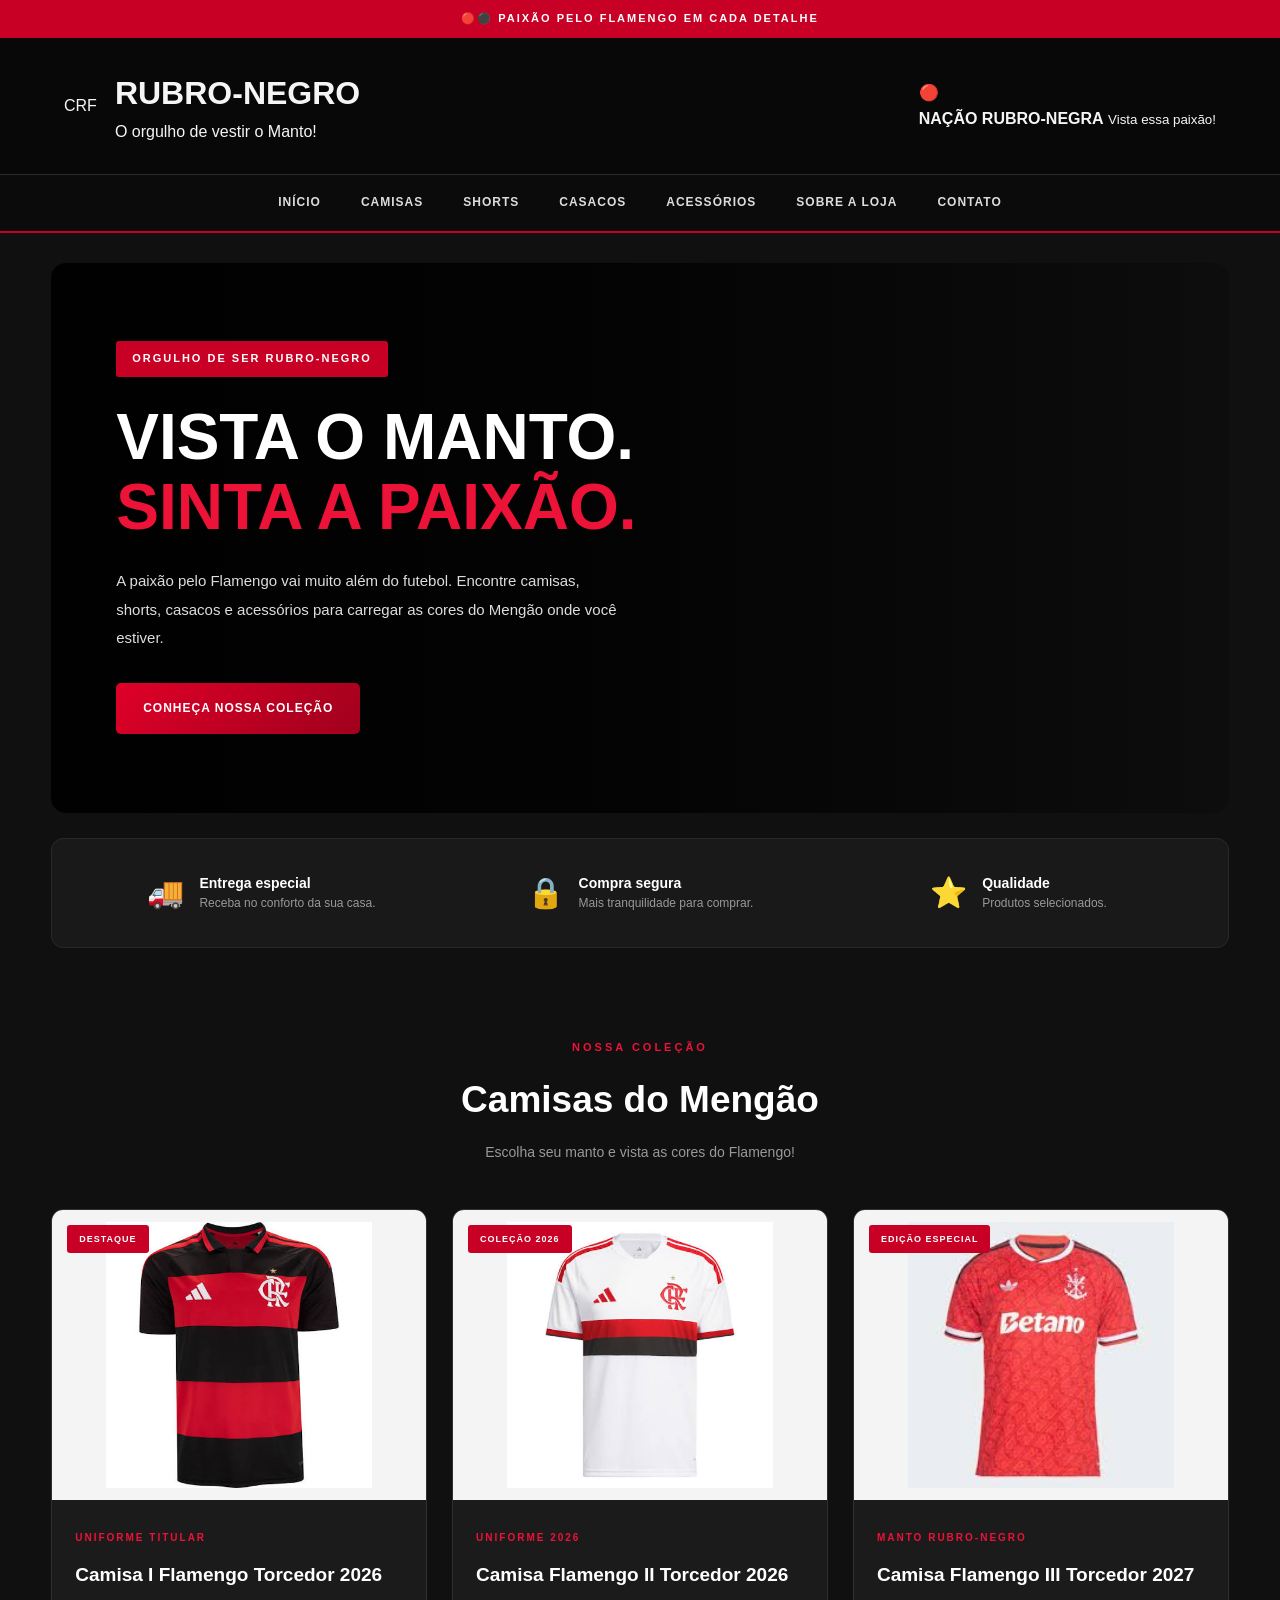
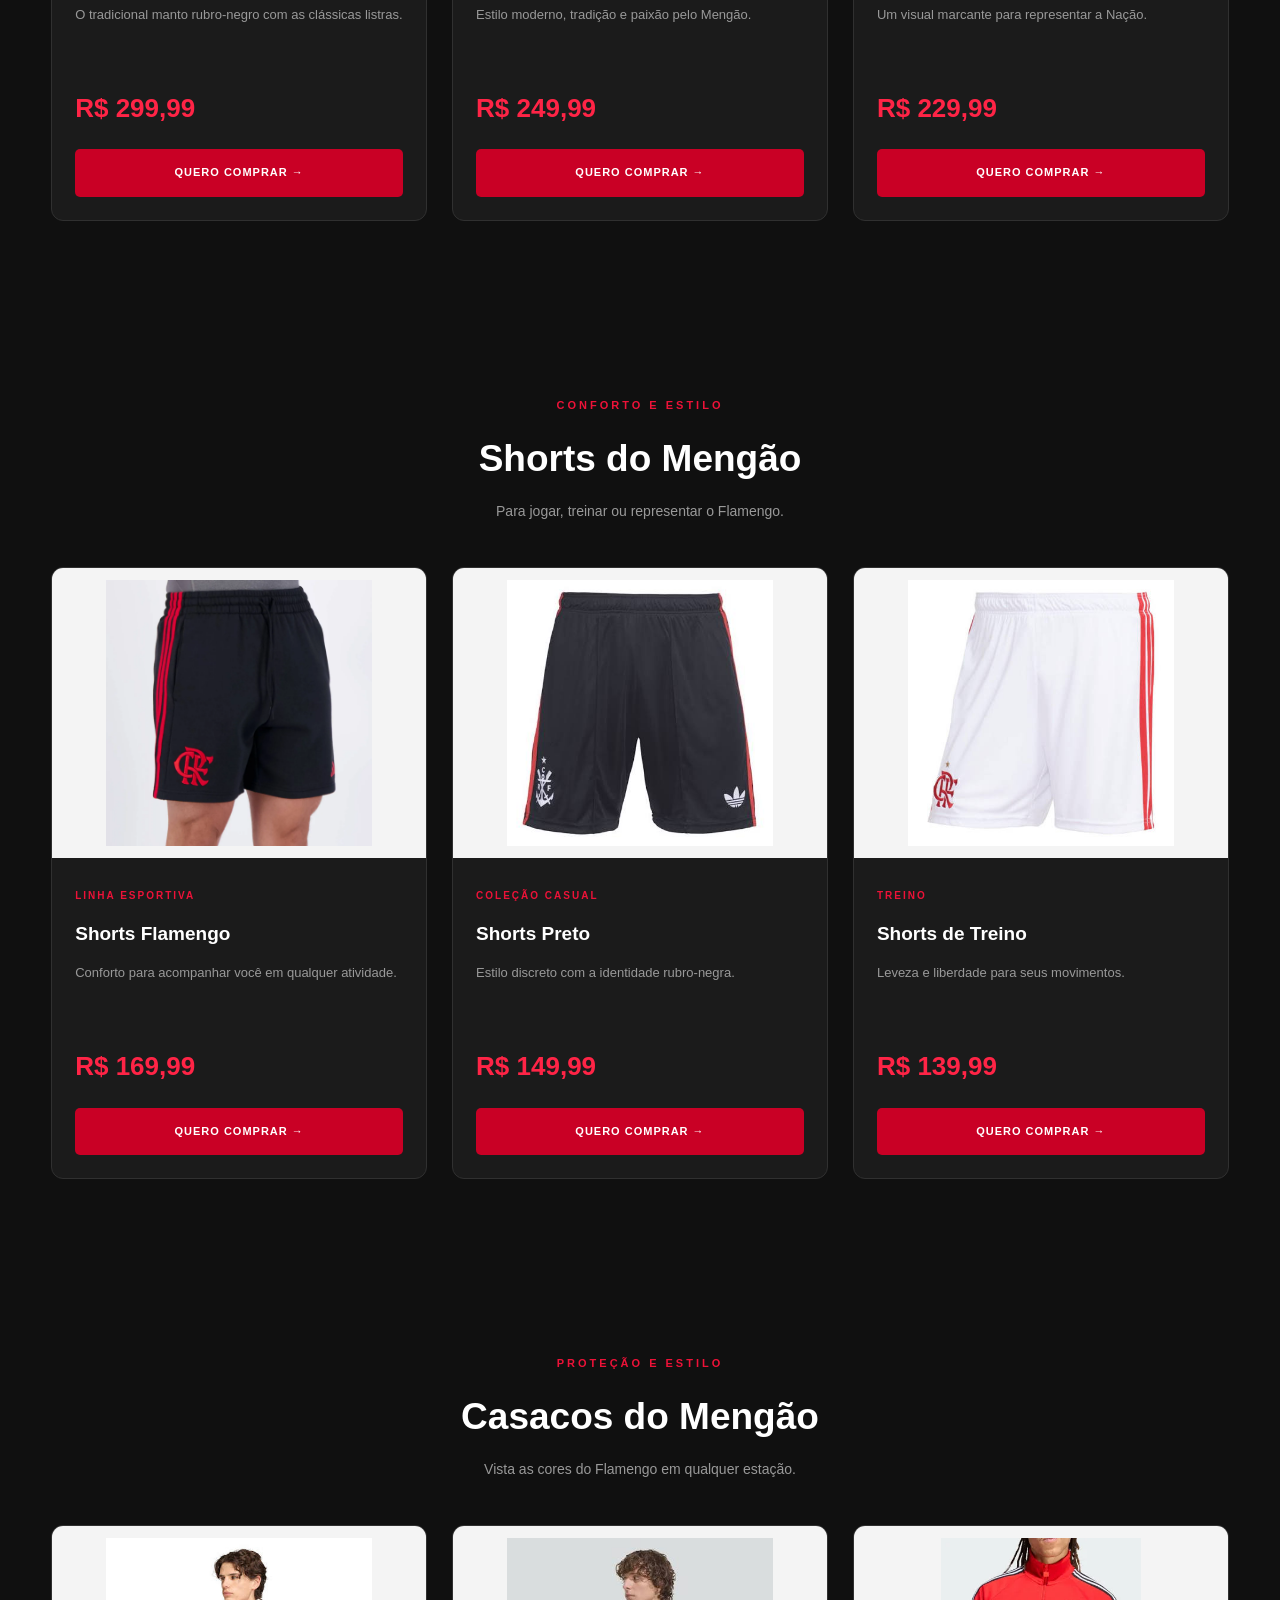
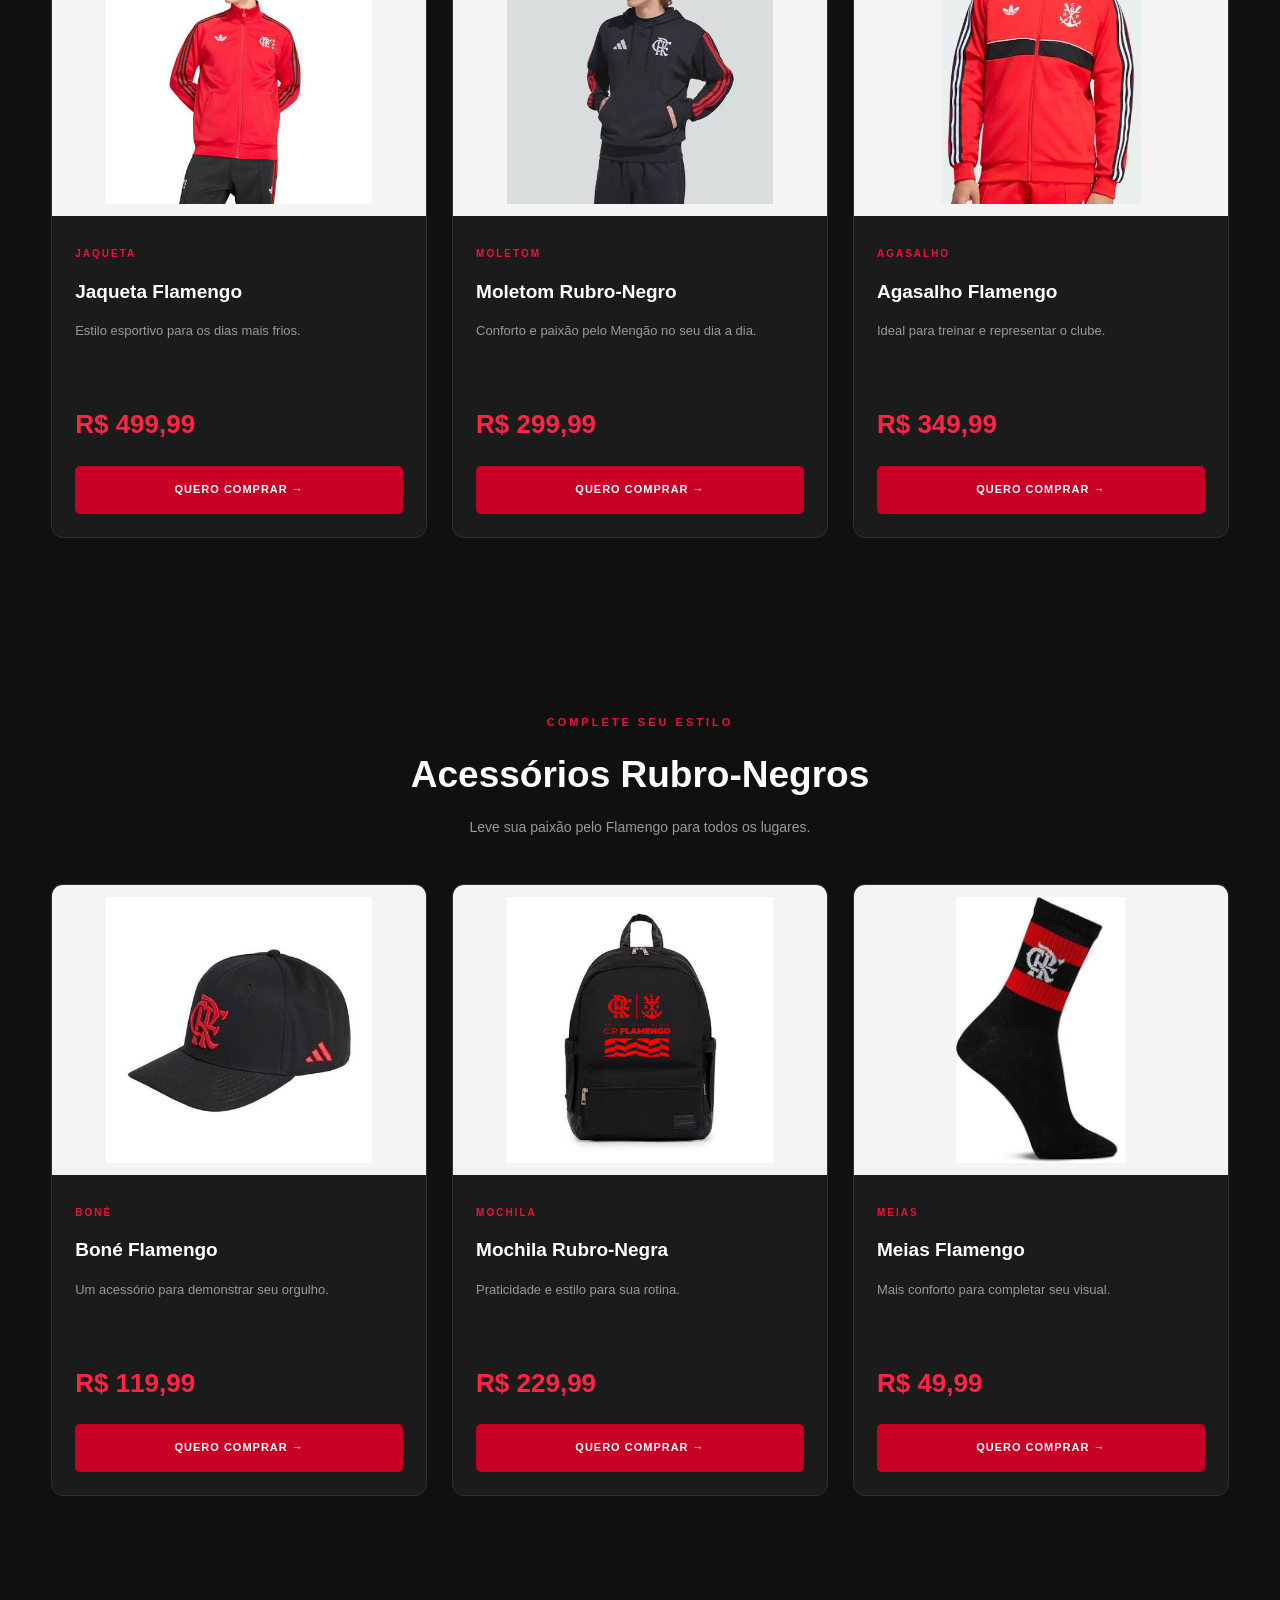
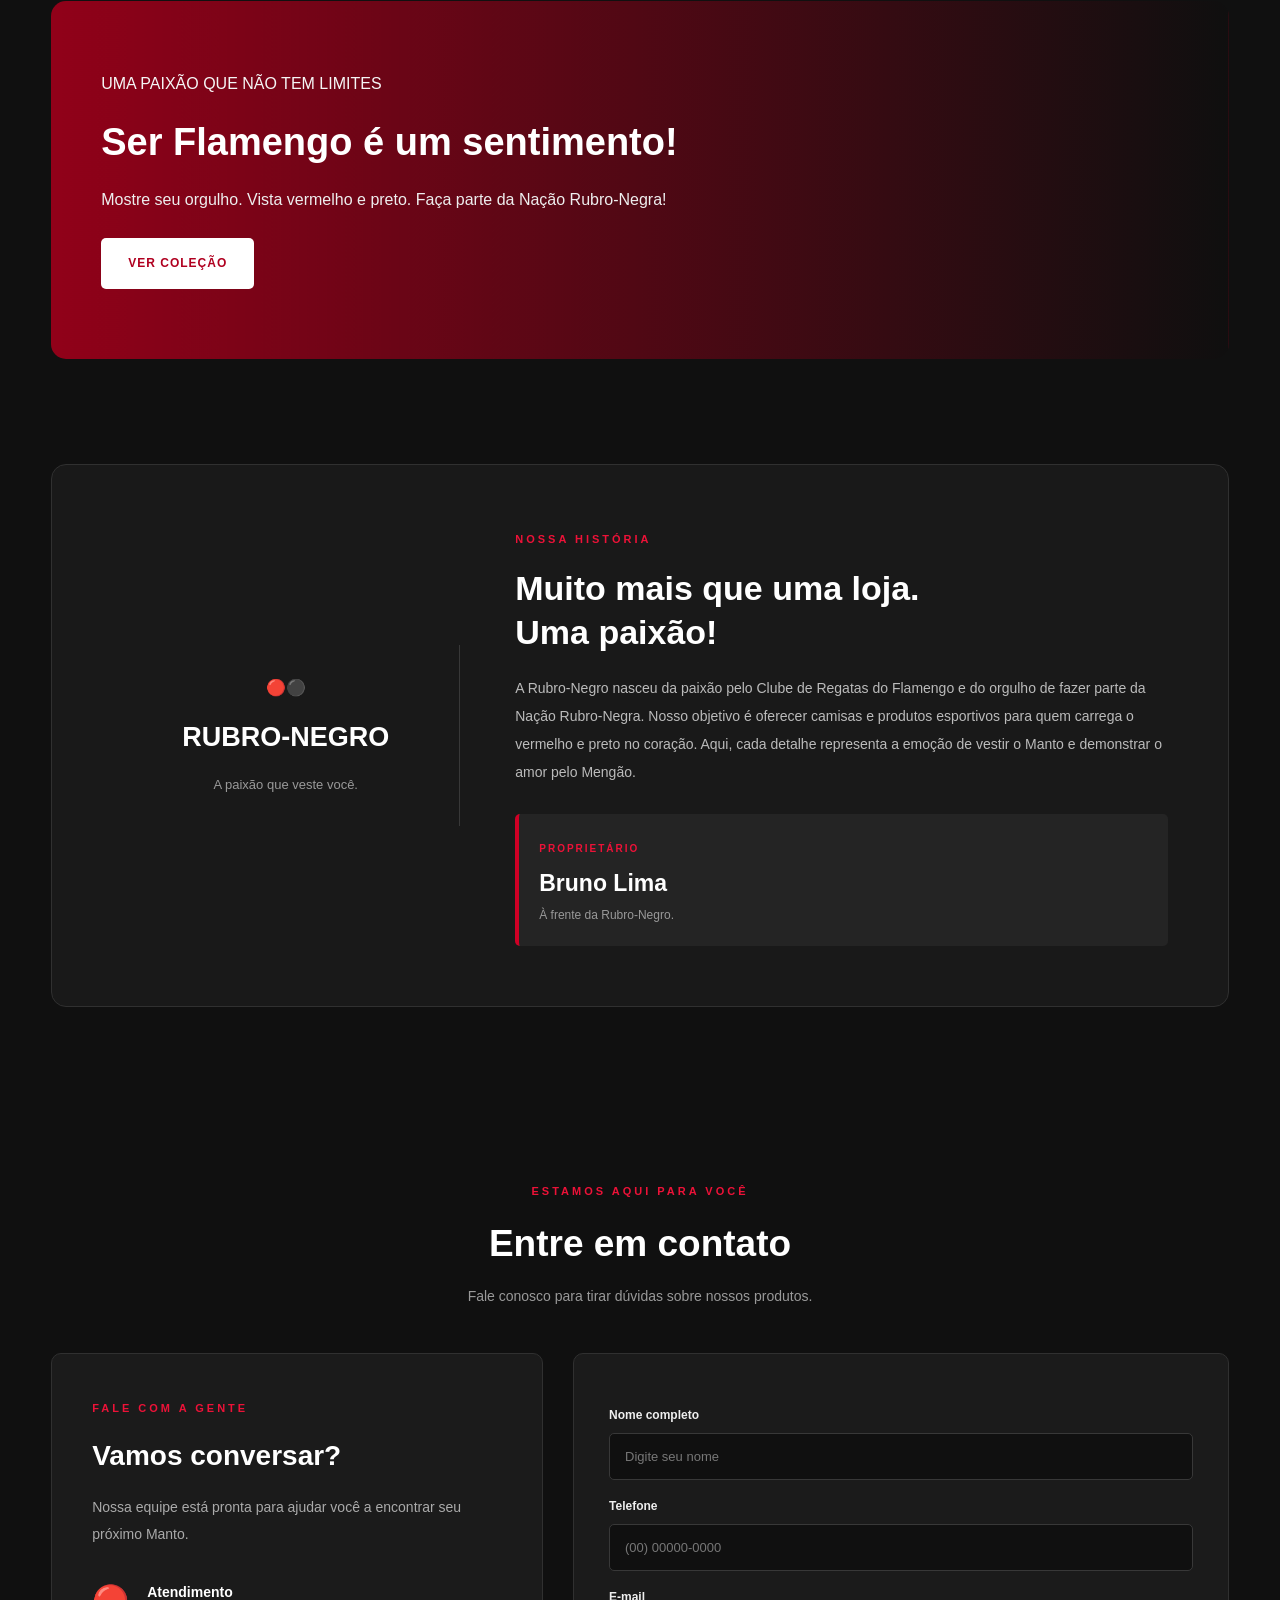
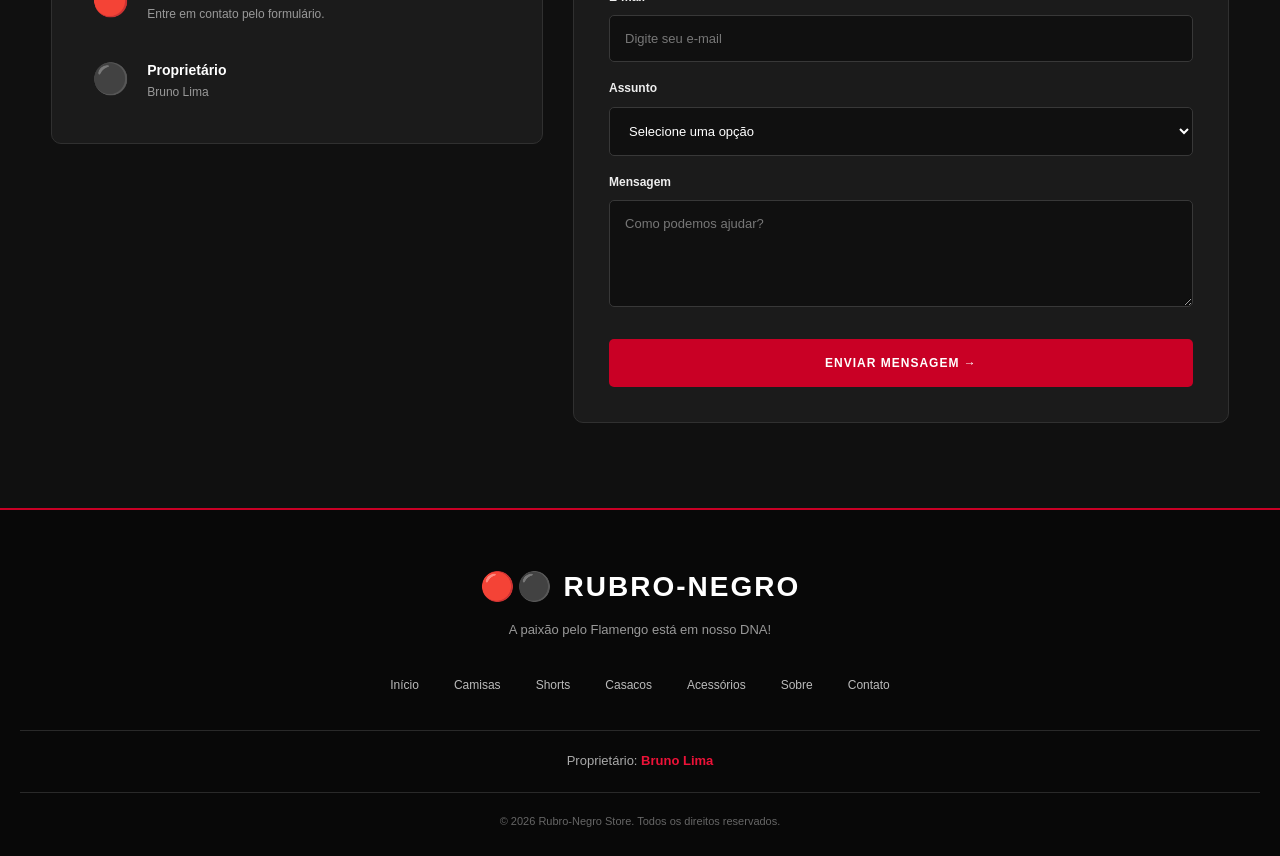
<file: index.html>
<!DOCTYPE html>
<html lang="pt-BR">
<head>
    <meta charset="UTF-8">
    <meta name="viewport" content="width=device-width, initial-scale=1.0">
    <meta name="theme-color" content="#101010">
    <title>Rubro Negro | O Manto da Nação</title>
    <link rel="stylesheet" href="style.css">
</head>

<body>

    <div class="barra-topo">
        🔴⚫ PAIXÃO PELO FLAMENGO EM CADA DETALHE
    </div>

    <header>
        
                             <div class="cabecalho">
            <a href="#inicio" class="logo">
                <span class="">CRF</span>
                <div>
                    <h1>RUBRO-NEGRO <span></span></h1>
                    <p>O orgulho de vestir o Manto!</p>
                </div>
            </a>

            <div class="slogan">
                <span>🔴</span>
                <div>
                    <strong>NAÇÃO RUBRO-NEGRA</strong>
                    <small>Vista essa paixão!</small>
                </div>
            </div>
        </div>
    </header>

    <nav>
        <div class="menu">
            <a href="#inicio">INÍCIO</a>
            <a href="#camisas">CAMISAS</a>
            <a href="#shorts">SHORTS</a>
            <a href="#casacos">CASACOS</a>
            <a href="#acessorios">ACESSÓRIOS</a>
            <a href="#sobre">SOBRE A LOJA</a>
            <a href="#contato">CONTATO</a>
        </div>
    </nav>

    <main>

        <!-- BANNER -->
        <section id="inicio">
            <div class="banner">
                <div class="banner-conteudo">
                    <span class="etiqueta">ORGULHO DE SER RUBRO-NEGRO</span>

                    <h2>
                        VISTA O MANTO.<br>
                        <span>SINTA A PAIXÃO.</span>
                    </h2>

                    <p>
                        A paixão pelo Flamengo vai muito além do futebol.
                        Encontre camisas, shorts, casacos e acessórios
                        para carregar as cores do Mengão onde você estiver.
                    </p>

                    <a href="#camisas" class="botao">
                        CONHEÇA NOSSA COLEÇÃO
                    </a>
                </div>
            </div>
        </section>

        <!-- BENEFÍCIOS -->
        <section class="beneficios">

            <div class="beneficio">
                <span>🚚</span>
                <div>
                    <h3>Entrega especial</h3>
                    <p>Receba no conforto da sua casa.</p>
                </div>
            </div>

            <div class="beneficio">
                <span>🔒</span>
                <div>
                    <h3>Compra segura</h3>
                    <p>Mais tranquilidade para comprar.</p>
                </div>
            </div>

            <div class="beneficio">
                <span>⭐</span>
                <div>
                    <h3>Qualidade</h3>
                    <p>Produtos selecionados.</p>
                </div>
            </div>

        </section>

        <!-- CAMISAS -->
        <section id="camisas" class="secao">

            <div class="titulo-secao">
                <span>NOSSA COLEÇÃO</span>
                <h2>Camisas do Mengão</h2>
                <p>Escolha seu manto e vista as cores do Flamengo!</p>
            </div>

            <div class="grade-produtos">

                <article class="produto">
                    <div class="produto-imagem">
                        <span class="selo">DESTAQUE</span>
                        <img src="camisa1.jpg"
                             alt="Camisa I flamengo Torcedor 2026">
                    </div>
                    <div class="produto-info">
                        <span class="categoria-produto">UNIFORME TITULAR</span>
                        <h3>Camisa I Flamengo Torcedor 2026</h3>
                        <p>O tradicional manto rubro-negro com as clássicas listras.</p>
                        <div class="preco">R$ 299,99</div>
                        <a href="#contato" class="comprar">QUERO COMPRAR →</a>
                    </div>
                </article>

                <article class="produto">
                    <div class="produto-imagem">
                        <span class="selo">COLEÇÃO 2026</span>
                        <img src="camisa2.jpg"
                             alt="Camisa Flamengo II Torcedor 2026">
                    </div>
                    <div class="produto-info">
                        <span class="categoria-produto">UNIFORME 2026</span>
                        <h3>Camisa Flamengo II Torcedor 2026</h3>
                        <p>Estilo moderno, tradição e paixão pelo Mengão.</p>
                        <div class="preco">R$ 249,99</div>
                        <a href="#contato" class="comprar">QUERO COMPRAR →</a>
                    </div>
                </article>

                <article class="produto">
                    <div class="produto-imagem">
                        <span class="selo">EDIÇÃO ESPECIAL</span>
                        <img src="camisa3.jpg"
                             alt="Camisa Flamengo III Torcedor 2027">
                    </div>
                    <div class="produto-info">
                        <span class="categoria-produto">MANTO RUBRO-NEGRO</span>
                        <h3>Camisa Flamengo III Torcedor 2027</h3>
                        <p>Um visual marcante para representar a Nação.</p>
                        <div class="preco">R$ 229,99</div>
                        <a href="#contato" class="comprar">QUERO COMPRAR →</a>
                    </div>
                </article>

            </div>
        </section>

        <!-- SHORTS -->
        <section id="shorts" class="secao">

            <div class="titulo-secao">
                <span>CONFORTO E ESTILO</span>
                <h2>Shorts do Mengão</h2>
                <p>Para jogar, treinar ou representar o Flamengo.</p>
            </div>

            <div class="grade-produtos">

                <article class="produto">
                    <div class="produto-imagem">
                        <img src="short1.webp"
                             alt="Shorts Flamengo branco">
                    </div>
                    <div class="produto-info">
                        <span class="categoria-produto">LINHA ESPORTIVA</span>
                        <h3>Shorts Flamengo</h3>
                        <p>Conforto para acompanhar você em qualquer atividade.</p>
                        <div class="preco">R$ 169,99</div>
                        <a href="#contato" class="comprar">QUERO COMPRAR →</a>
                    </div>
                </article>

                <article class="produto">
                    <div class="produto-imagem">
                        <img src="short2.jpg"
                             alt="Shorts preto Flamengo">
                    </div>
                    <div class="produto-info">
                        <span class="categoria-produto">COLEÇÃO CASUAL</span>
                        <h3>Shorts Preto</h3>
                        <p>Estilo discreto com a identidade rubro-negra.</p>
                        <div class="preco">R$ 149,99</div>
                        <a href="#contato" class="comprar">QUERO COMPRAR →</a>
                    </div>
                </article>

                <article class="produto">
                    <div class="produto-imagem">
                        <img src="short3.jpg"
                             alt="Shorts de treino">
                    </div>
                    <div class="produto-info">
                        <span class="categoria-produto">TREINO</span>
                        <h3>Shorts de Treino</h3>
                        <p>Leveza e liberdade para seus movimentos.</p>
                        <div class="preco">R$ 139,99</div>
                        <a href="#contato" class="comprar">QUERO COMPRAR →</a>
                    </div>
                </article>

            </div>
        </section>

        <!-- CASACOS -->
        <section id="casacos" class="secao">

            <div class="titulo-secao">
                <span>PROTEÇÃO E ESTILO</span>
                <h2>Casacos do Mengão</h2>
                <p>Vista as cores do Flamengo em qualquer estação.</p>
            </div>

            <div class="grade-produtos">

                <article class="produto">
                    <div class="produto-imagem">
                        <img src="casaco1.jpg"
                             alt="Jaqueta Flamengo">
                    </div>
                    <div class="produto-info">
                        <span class="categoria-produto">JAQUETA</span>
                        <h3>Jaqueta Flamengo</h3>
                        <p>Estilo esportivo para os dias mais frios.</p>
                        <div class="preco">R$ 499,99</div>
                        <a href="#contato" class="comprar">QUERO COMPRAR →</a>
                    </div>
                </article>

                <article class="produto">
                    <div class="produto-imagem">
                        <img src="casaco2.jpg"
                             alt="Moletom Flamengo">
                    </div>
                    <div class="produto-info">
                        <span class="categoria-produto">MOLETOM</span>
                        <h3>Moletom Rubro-Negro</h3>
                        <p>Conforto e paixão pelo Mengão no seu dia a dia.</p>
                        <div class="preco">R$ 299,99</div>
                        <a href="#contato" class="comprar">QUERO COMPRAR →</a>
                    </div>
                </article>

                <article class="produto">
                    <div class="produto-imagem">
                        <img src="casaco3.webp"
                             alt="Agasalho Flamengo">
                    </div>
                    <div class="produto-info">
                        <span class="categoria-produto">AGASALHO</span>
                        <h3>Agasalho Flamengo</h3>
                        <p>Ideal para treinar e representar o clube.</p>
                        <div class="preco">R$ 349,99</div>
                        <a href="#contato" class="comprar">QUERO COMPRAR →</a>
                    </div>
                </article>

            </div>
        </section>

        <!-- ACESSÓRIOS -->
        <section id="acessorios" class="secao">

            <div class="titulo-secao">
                <span>COMPLETE SEU ESTILO</span>
                <h2>Acessórios Rubro-Negros</h2>
                <p>Leve sua paixão pelo Flamengo para todos os lugares.</p>
            </div>

            <div class="grade-produtos">

                <article class="produto">
                    <div class="produto-imagem">
                        <img src="bone.jpg"
                             alt="Boné Flamengo">
                    </div>
                    <div class="produto-info">
                        <span class="categoria-produto">BONÉ</span>
                        <h3>Boné Flamengo</h3>
                        <p>Um acessório para demonstrar seu orgulho.</p>
                        <div class="preco">R$ 119,99</div>
                        <a href="#contato" class="comprar">QUERO COMPRAR →</a>
                    </div>
                </article>

                <article class="produto">
                    <div class="produto-imagem">
                        <img src="mochila.jpg"
                             alt="Mochila Flamengo">
                    </div>
                    <div class="produto-info">
                        <span class="categoria-produto">MOCHILA</span>
                        <h3>Mochila Rubro-Negra</h3>
                        <p>Praticidade e estilo para sua rotina.</p>
                        <div class="preco">R$ 229,99</div>
                        <a href="#contato" class="comprar">QUERO COMPRAR →</a>
                    </div>
                </article>

                <article class="produto">
                    <div class="produto-imagem">
                        <img src="meia.jpg"
                             alt="Meias Flamengo">
                    </div>
                    <div class="produto-info">
                        <span class="categoria-produto">MEIAS</span>
                        <h3>Meias Flamengo</h3>
                        <p>Mais conforto para completar seu visual.</p>
                        <div class="preco">R$ 49,99</div>
                        <a href="#contato" class="comprar">QUERO COMPRAR →</a>
                    </div>
                </article>

            </div>
        </section>

        <!-- CHAMADA ESPECIAL -->
        <section class="ofertas">
            <div>
                <span>UMA PAIXÃO QUE NÃO TEM LIMITES</span>
                <h2>Ser Flamengo é um sentimento!</h2>
                <p>
                    Mostre seu orgulho. Vista vermelho e preto.
                    Faça parte da Nação Rubro-Negra!
                </p>
                <a href="#camisas" class="botao botao-claro">
                    VER COLEÇÃO
                </a>
            </div>
        </section>

        <!-- SOBRE -->
        <section id="sobre" class="secao">

            <div class="sobre">

                <div class="sobre-logo">
                    <span>🔴⚫</span>
                    <h2>RUBRO-NEGRO<br></h2>
                    <p>A paixão que veste você.</p>
                </div>

                <div class="sobre-texto">
                    <span class="subtitulo">NOSSA HISTÓRIA</span>
                    <h2>Muito mais que uma loja.<br>Uma paixão!</h2>

                    <p>
                        A Rubro-Negro nasceu da paixão pelo
                        Clube de Regatas do Flamengo e do orgulho
                        de fazer parte da Nação Rubro-Negra.

                        Nosso objetivo é oferecer camisas e produtos
                        esportivos para quem carrega o vermelho e
                        preto no coração.

                        Aqui, cada detalhe representa a emoção de
                        vestir o Manto e demonstrar o amor pelo Mengão.
                    </p>

                    <div class="proprietario">
                        <span>PROPRIETÁRIO</span>
                        <h3>Bruno Lima</h3>
                        <p>À frente da Rubro-Negro.</p>
                    </div>
                </div>

            </div>
        </section>

        <!-- CONTATO -->
        <section id="contato" class="secao">

            <div class="titulo-secao">
                <span>ESTAMOS AQUI PARA VOCÊ</span>
                <h2>Entre em contato</h2>
                <p>Fale conosco para tirar dúvidas sobre nossos produtos.</p>
            </div>

            <div class="contato-container">

                <div class="contato-info">
                    <span class="subtitulo">FALE COM A GENTE</span>
                    <h3>Vamos conversar?</h3>

                    <p>
                        Nossa equipe está pronta para ajudar
                        você a encontrar seu próximo Manto.
                    </p>

                    <div class="contato-item">
                        <span>🔴</span>
                        <div>
                            <strong>Atendimento</strong>
                            <p>Entre em contato pelo formulário.</p>
                        </div>
                    </div>

                    <div class="contato-item">
                        <span>⚫</span>
                        <div>
                            <strong>Proprietário</strong>
                            <p>Bruno Lima</p>
                        </div>
                    </div>
                </div>

                <form class="formulario" action="#" method="post">

                    <label for="nome">Nome completo</label>
                    <input type="text" id="nome" name="nome"
                           placeholder="Digite seu nome" required>

                    <label for="telefone">Telefone</label>
                    <input type="tel" id="telefone" name="telefone"
                           placeholder="(00) 00000-0000" required>

                    <label for="email">E-mail</label>
                    <input type="email" id="email" name="email"
                           placeholder="Digite seu e-mail" required>

                    <label for="assunto">Assunto</label>
                    <select id="assunto" name="assunto" required>
                        <option value="">Selecione uma opção</option>
                        <option value="camisas">Camisas</option>
                        <option value="shorts">Shorts</option>
                        <option value="casacos">Casacos</option>
                        <option value="acessorios">Acessórios</option>
                        <option value="compra">Compra</option>
                        <option value="entrega">Entrega</option>
                        <option value="outro">Outro assunto</option>
                    </select>

                    <label for="mensagem">Mensagem</label>
                    <textarea id="mensagem" name="mensagem" rows="5"
                              placeholder="Como podemos ajudar?"
                              required></textarea>

                    <button type="submit">ENVIAR MENSAGEM →</button>

                </form>

            </div>
        </section>

    </main>

    <!-- RODAPÉ -->
    <footer>
        <div class="rodape">

            <div class="rodape-logo">
                <h2>🔴⚫ RUBRO-NEGRO</h2>
                <p>A paixão pelo Flamengo está em nosso DNA!</p>
            </div>

            <div class="rodape-links">
                <a href="#inicio">Início</a>
                <a href="#camisas">Camisas</a>
                <a href="#shorts">Shorts</a>
                <a href="#casacos">Casacos</a>
                <a href="#acessorios">Acessórios</a>
                <a href="#sobre">Sobre</a>
                <a href="#contato">Contato</a>
            </div>

            <div class="rodape-proprietario">
                Proprietário: <strong>Bruno Lima</strong>
            </div>

            <p class="direitos">
                © 2026 Rubro-Negro Store.
                Todos os direitos reservados.
            </p>

        </div>
    </footer>

</body>
</html>
</file>
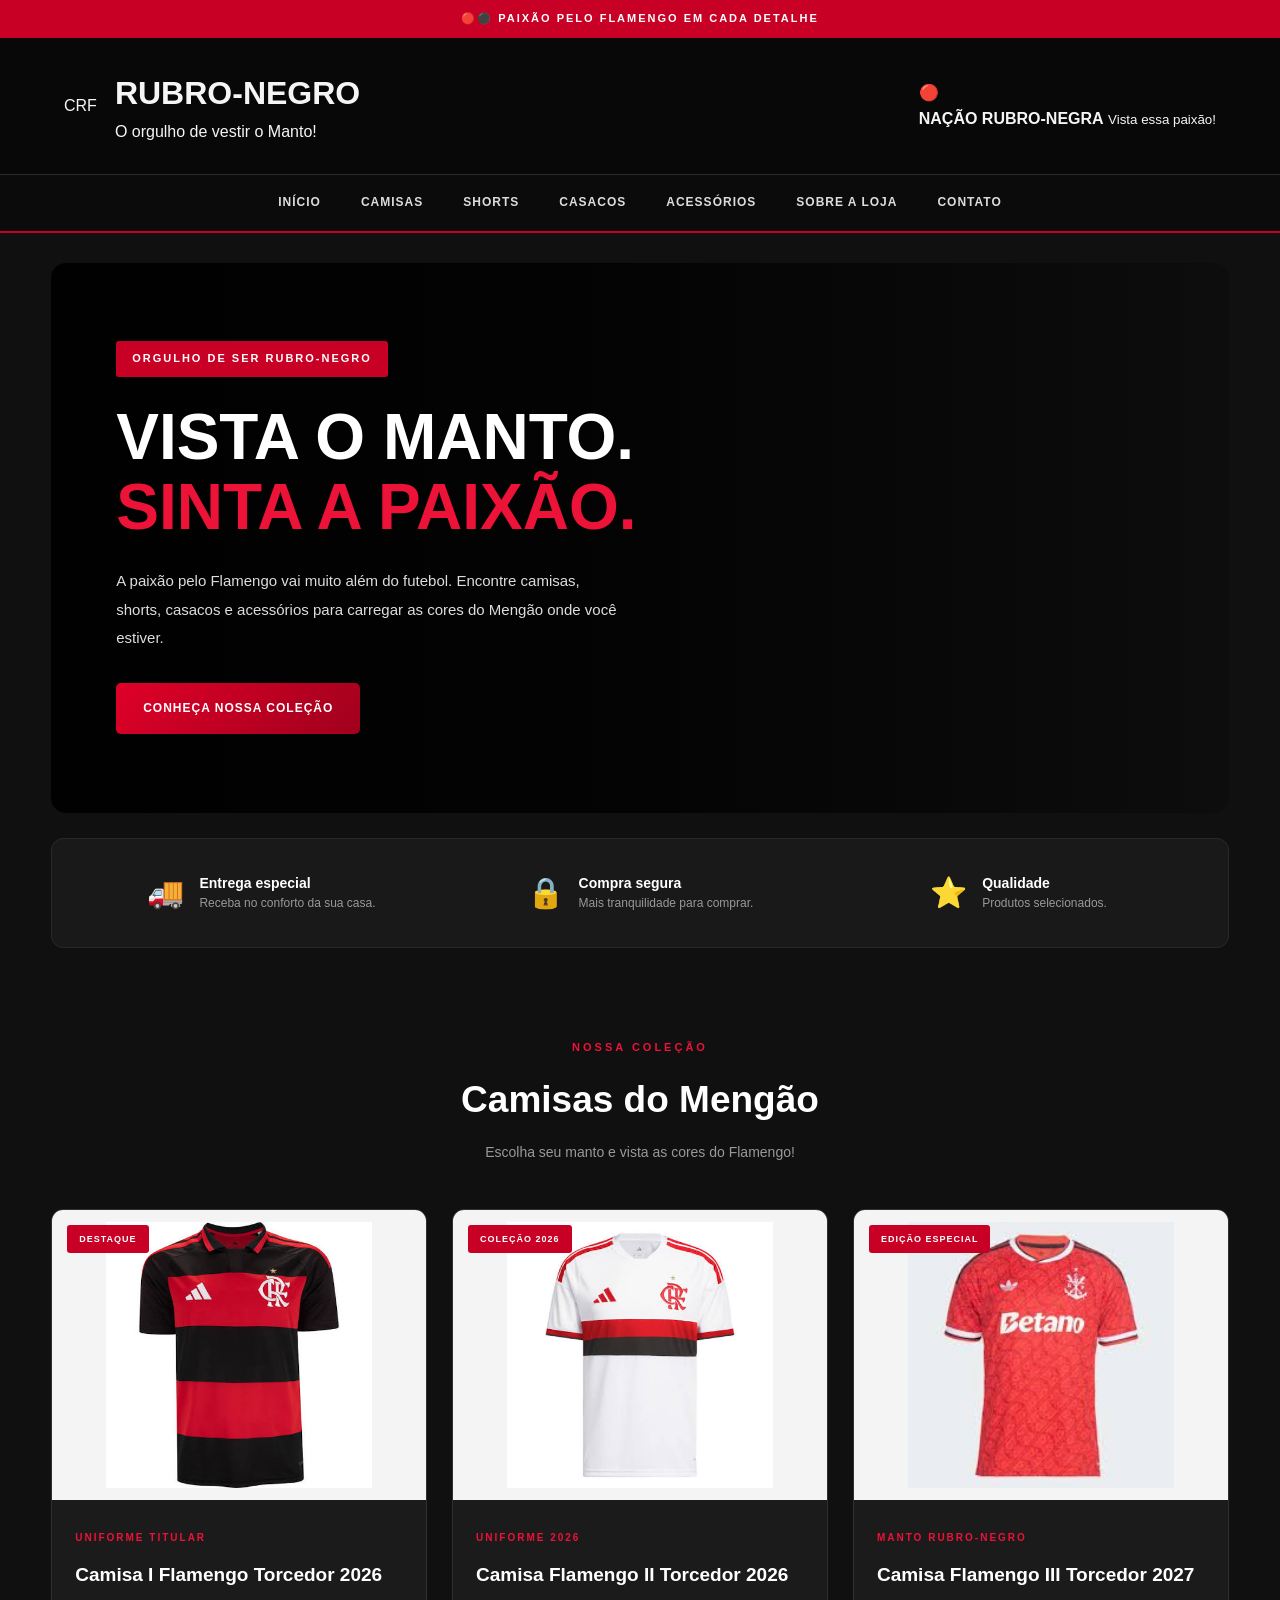
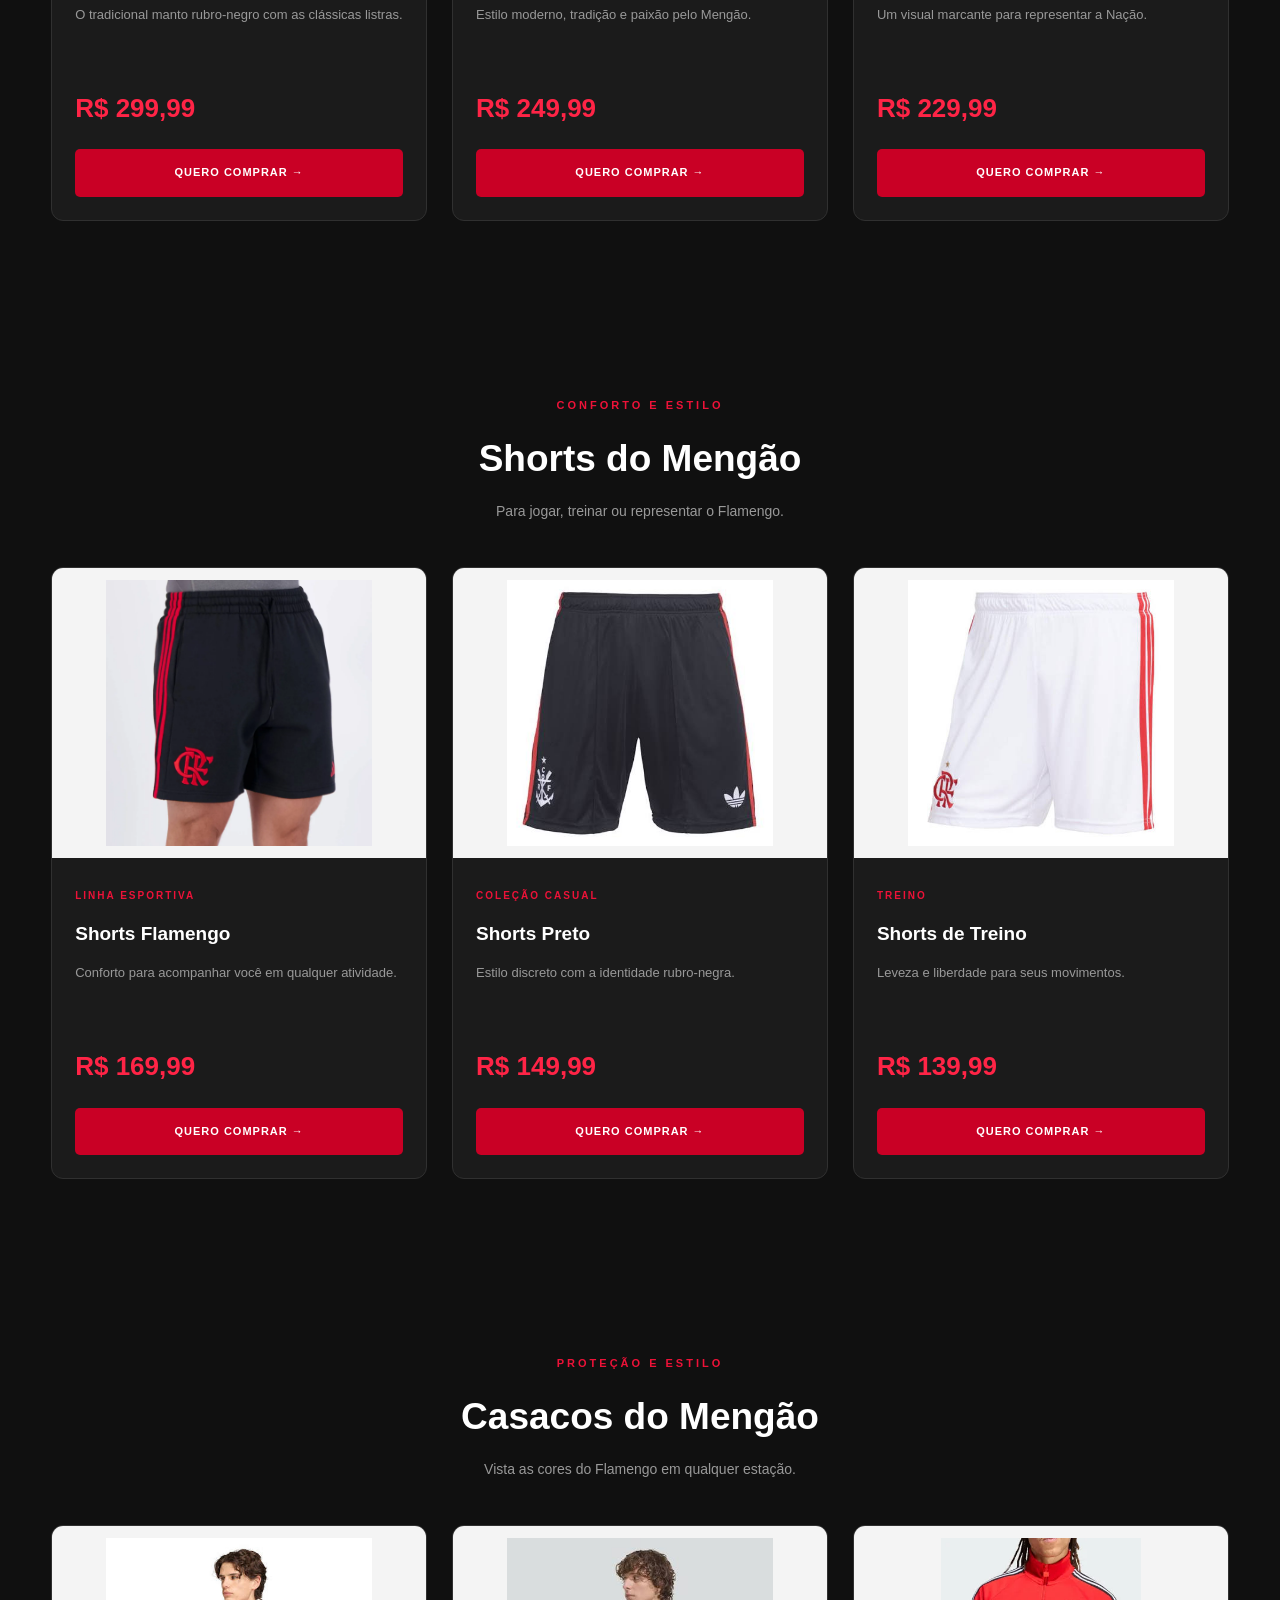
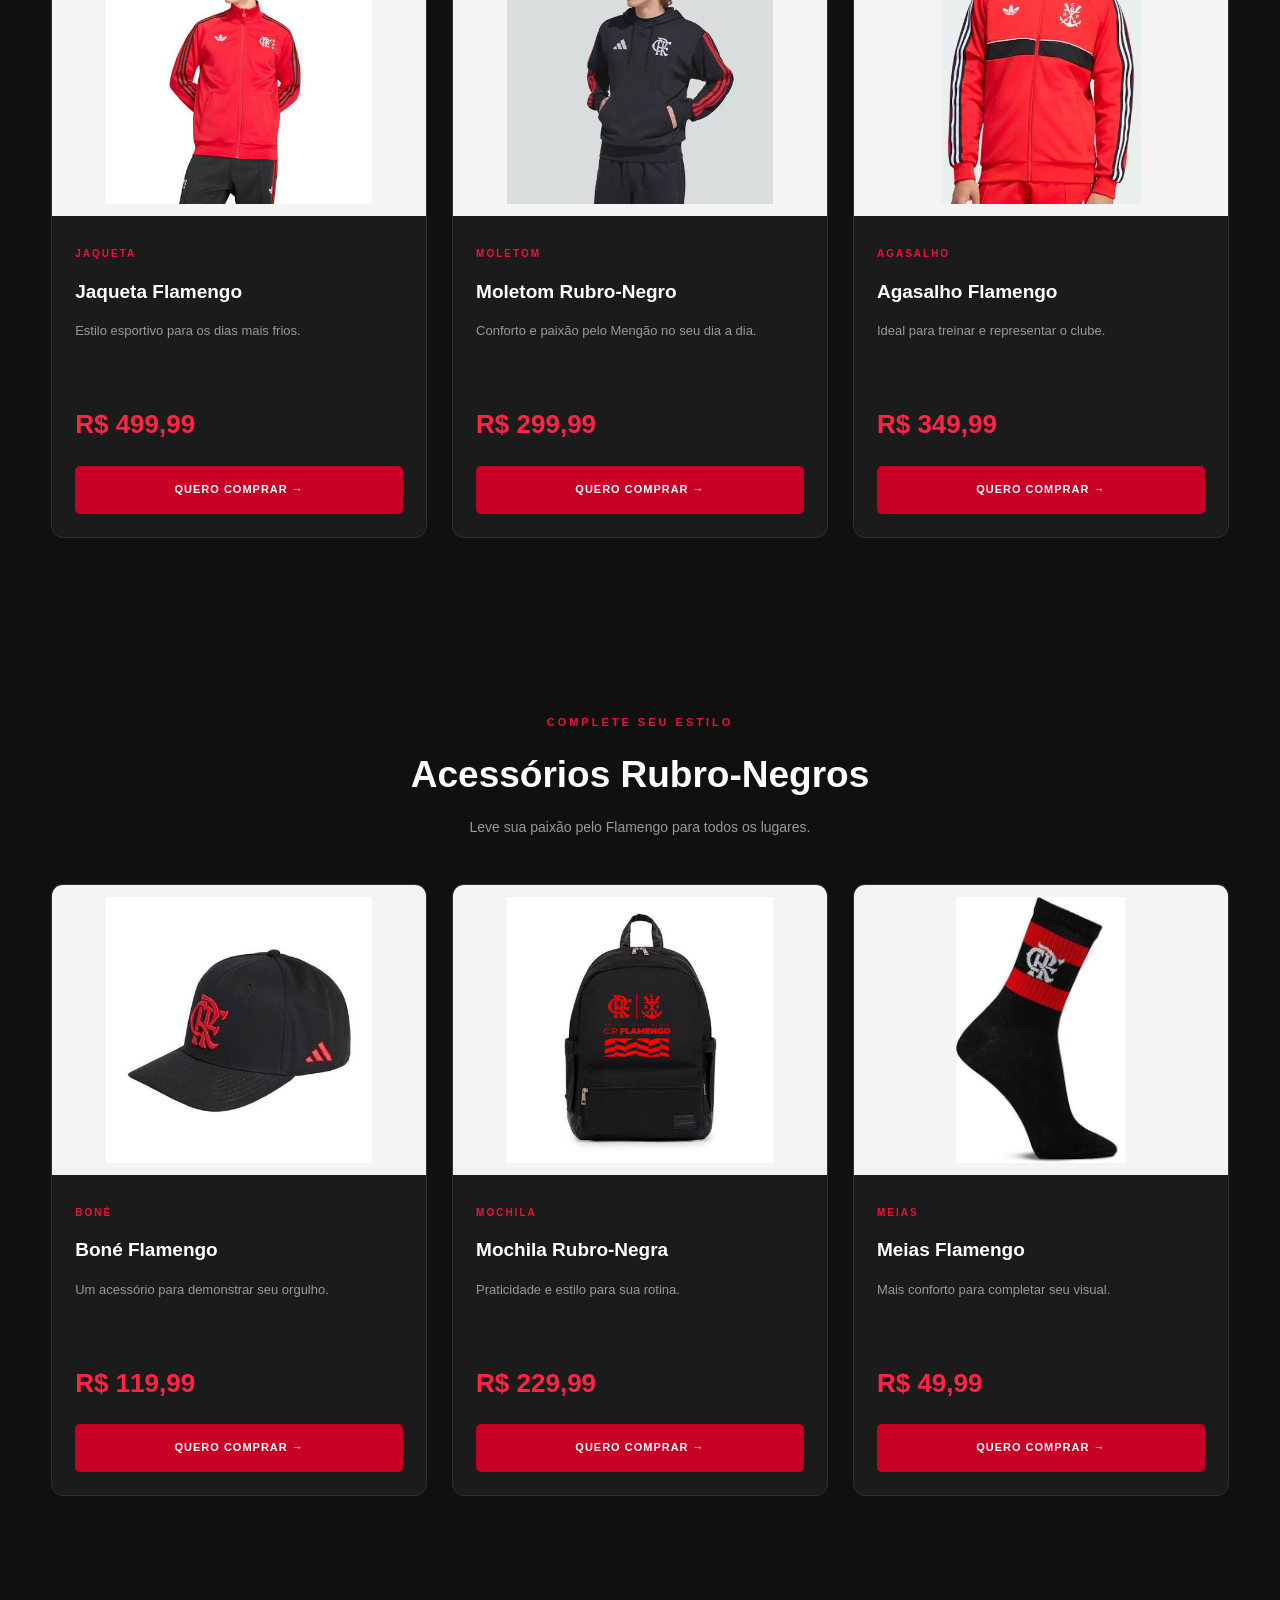
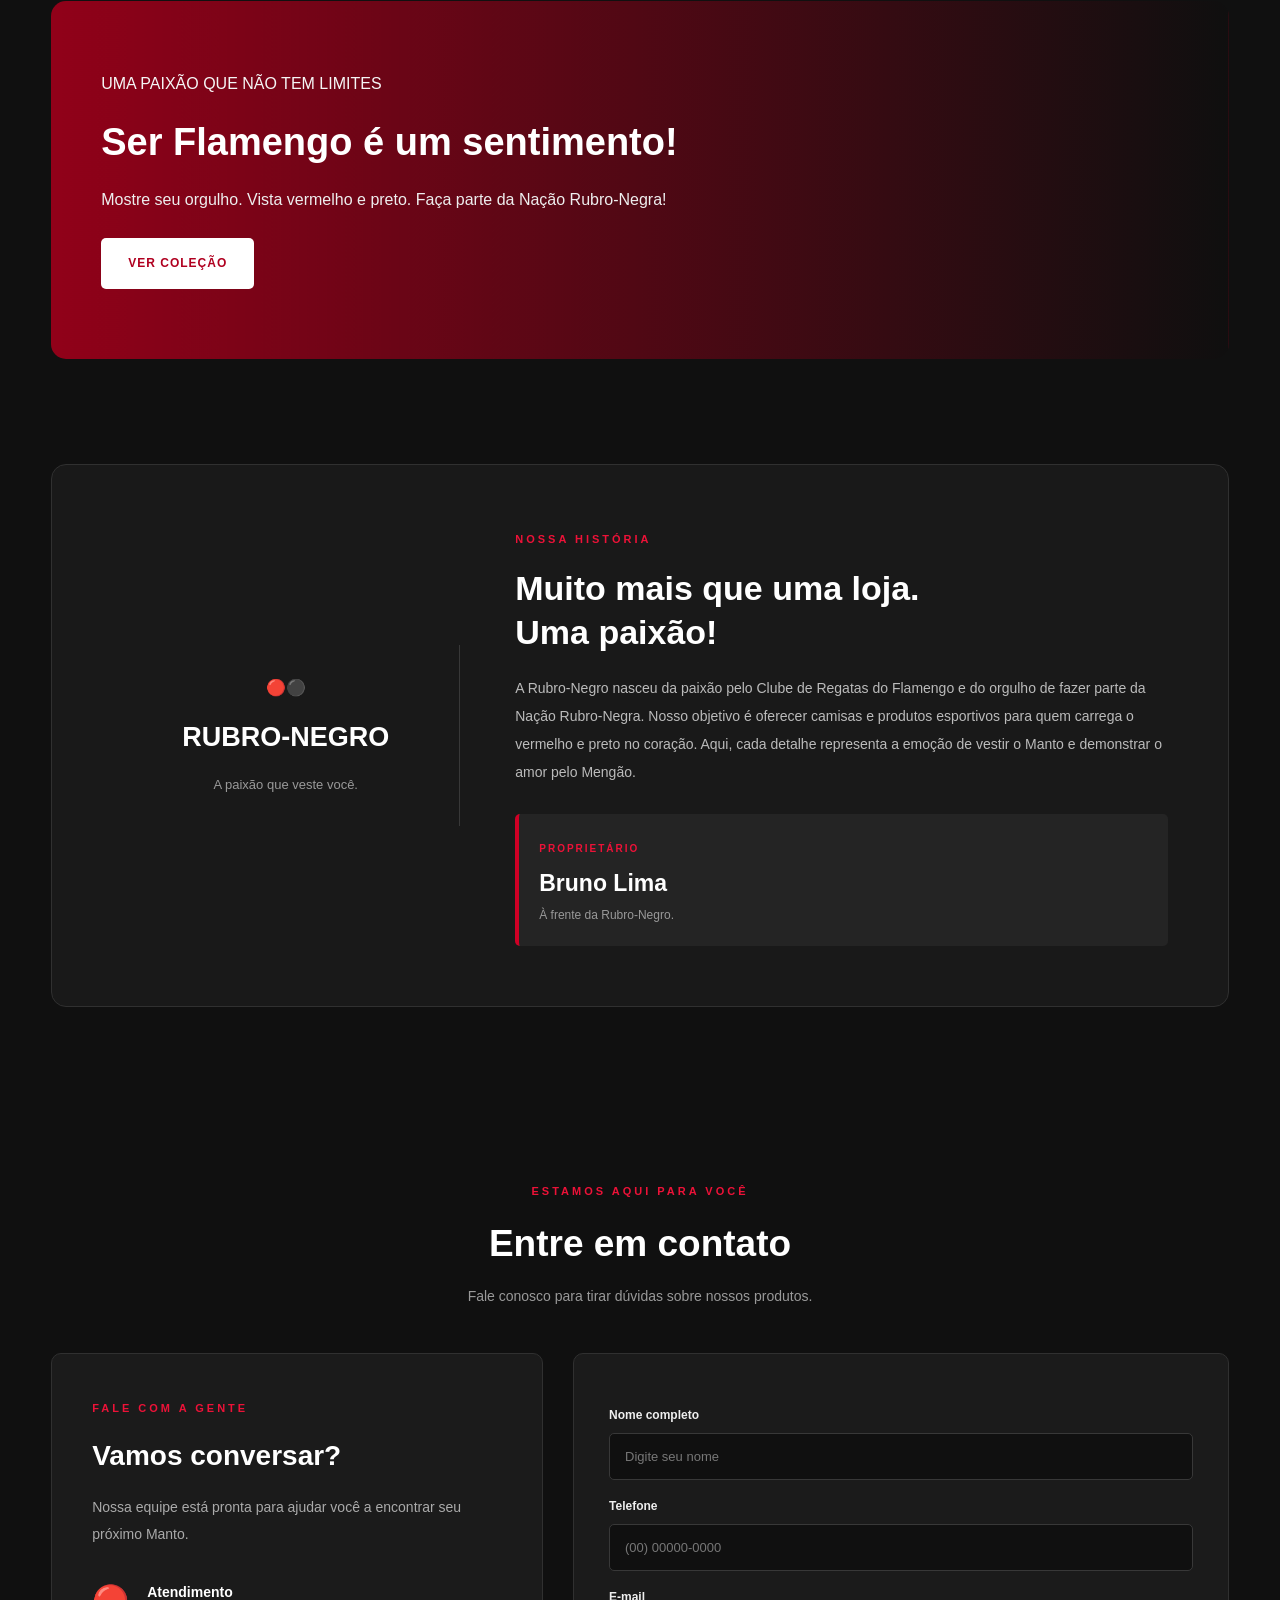
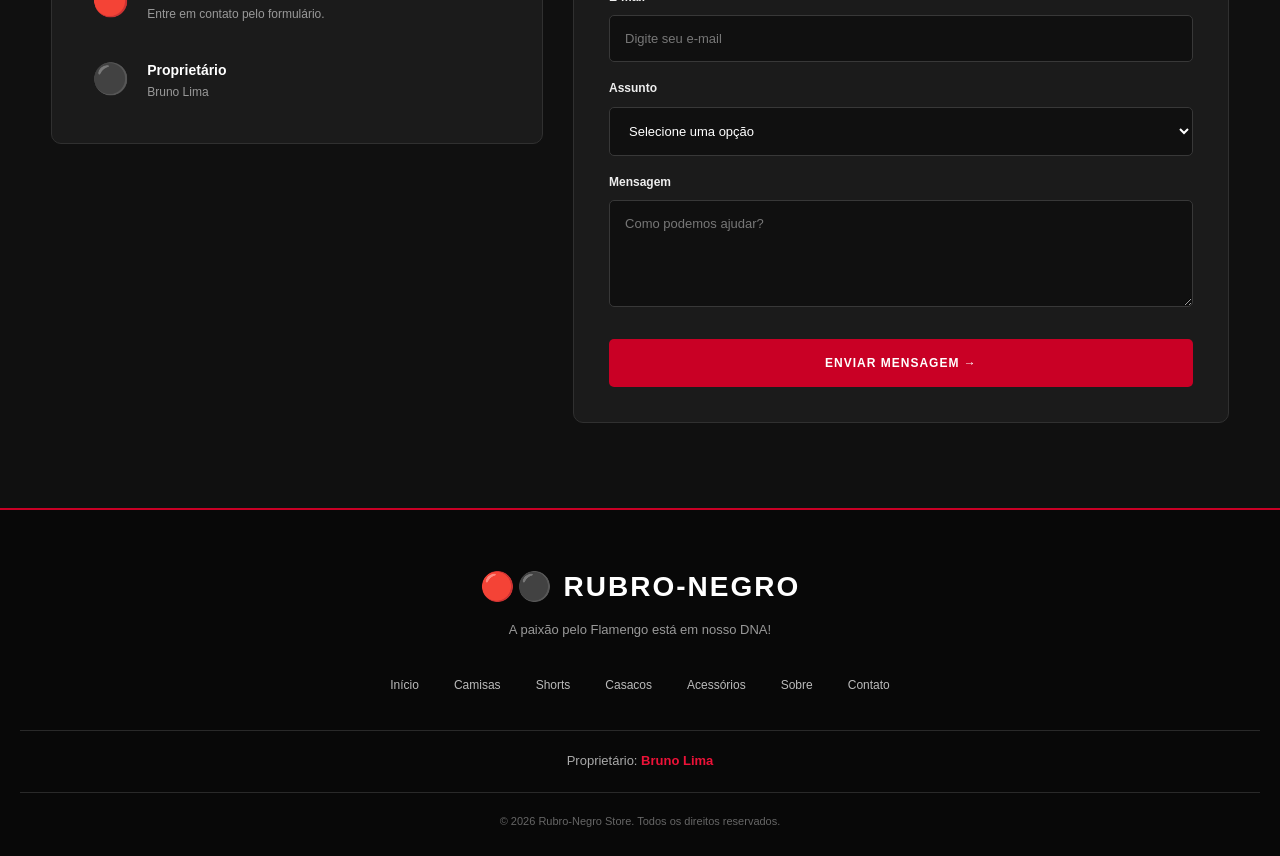
<file: imagem.html>
<!DOCTYPE html>
<html lang="pt-BR">
<head>
    <meta charset="UTF-8">
    <meta name="viewport" content="width=device-width, initial-scale=1.0">
    <meta name="theme-color" content="#101010">
    <title>Rubro Negro | O Manto da Nação</title>
    <link rel="stylesheet" href="style.css">
</head>

<body>

    <div class="barra-topo">
        🔴⚫ PAIXÃO PELO FLAMENGO EM CADA DETALHE
    </div>

    <header>
        
                             <div class="cabecalho">
            <a href="#inicio" class="logo">
                <span class="">CRF</span>
                <div>
                    <h1>RUBRO-NEGRO <span></span></h1>
                    <p>O orgulho de vestir o Manto!</p>
                </div>
            </a>

            <div class="slogan">
                <span>🔴</span>
                <div>
                    <strong>NAÇÃO RUBRO-NEGRA</strong>
                    <small>Vista essa paixão!</small>
                </div>
            </div>
        </div>
    </header>

    <nav>
        <div class="menu">
            <a href="#inicio">INÍCIO</a>
            <a href="#camisas">CAMISAS</a>
            <a href="#shorts">SHORTS</a>
            <a href="#casacos">CASACOS</a>
            <a href="#acessorios">ACESSÓRIOS</a>
            <a href="#sobre">SOBRE A LOJA</a>
            <a href="#contato">CONTATO</a>
        </div>
    </nav>

    <main>

        <!-- BANNER -->
        <section id="inicio">
            <div class="banner">
                <div class="banner-conteudo">
                    <span class="etiqueta">ORGULHO DE SER RUBRO-NEGRO</span>

                    <h2>
                        VISTA O MANTO.<br>
                        <span>SINTA A PAIXÃO.</span>
                    </h2>

                    <p>
                        A paixão pelo Flamengo vai muito além do futebol.
                        Encontre camisas, shorts, casacos e acessórios
                        para carregar as cores do Mengão onde você estiver.
                    </p>

                    <a href="#camisas" class="botao">
                        CONHEÇA NOSSA COLEÇÃO
                    </a>
                </div>
            </div>
        </section>

        <!-- BENEFÍCIOS -->
        <section class="beneficios">

            <div class="beneficio">
                <span>🚚</span>
                <div>
                    <h3>Entrega especial</h3>
                    <p>Receba no conforto da sua casa.</p>
                </div>
            </div>

            <div class="beneficio">
                <span>🔒</span>
                <div>
                    <h3>Compra segura</h3>
                    <p>Mais tranquilidade para comprar.</p>
                </div>
            </div>

            <div class="beneficio">
                <span>⭐</span>
                <div>
                    <h3>Qualidade</h3>
                    <p>Produtos selecionados.</p>
                </div>
            </div>

        </section>

        <!-- CAMISAS -->
        <section id="camisas" class="secao">

            <div class="titulo-secao">
                <span>NOSSA COLEÇÃO</span>
                <h2>Camisas do Mengão</h2>
                <p>Escolha seu manto e vista as cores do Flamengo!</p>
            </div>

            <div class="grade-produtos">

                <article class="produto">
                    <div class="produto-imagem">
                        <span class="selo">DESTAQUE</span>
                        <img src="camisa 1.jpg"
                             alt="Camisa I flamengo Torcedor 2026">
                    </div>
                    <div class="produto-info">
                        <span class="categoria-produto">UNIFORME TITULAR</span>
                        <h3>Camisa I Flamengo Torcedor 2026</h3>
                        <p>O tradicional manto rubro-negro com as clássicas listras.</p>
                        <div class="preco">R$ 299,99</div>
                        <a href="#contato" class="comprar">QUERO COMPRAR →</a>
                    </div>
                </article>

                <article class="produto">
                    <div class="produto-imagem">
                        <span class="selo">COLEÇÃO 2026</span>
                        <img src="camisa 2.jpg"
                             alt="Camisa Flamengo II Torcedor 2026">
                    </div>
                    <div class="produto-info">
                        <span class="categoria-produto">UNIFORME 2026</span>
                        <h3>Camisa Flamengo II Torcedor 2026</h3>
                        <p>Estilo moderno, tradição e paixão pelo Mengão.</p>
                        <div class="preco">R$ 249,99</div>
                        <a href="#contato" class="comprar">QUERO COMPRAR →</a>
                    </div>
                </article>

                <article class="produto">
                    <div class="produto-imagem">
                        <span class="selo">EDIÇÃO ESPECIAL</span>
                        <img src="camisa 3.jpg"
                             alt="Camisa Flamengo III Torcedor 2027">
                    </div>
                    <div class="produto-info">
                        <span class="categoria-produto">MANTO RUBRO-NEGRO</span>
                        <h3>Camisa Flamengo III Torcedor 2027</h3>
                        <p>Um visual marcante para representar a Nação.</p>
                        <div class="preco">R$ 229,99</div>
                        <a href="#contato" class="comprar">QUERO COMPRAR →</a>
                    </div>
                </article>

            </div>
        </section>

        <!-- SHORTS -->
        <section id="shorts" class="secao">

            <div class="titulo-secao">
                <span>CONFORTO E ESTILO</span>
                <h2>Shorts do Mengão</h2>
                <p>Para jogar, treinar ou representar o Flamengo.</p>
            </div>

            <div class="grade-produtos">

                <article class="produto">
                    <div class="produto-imagem">
                        <img src="short 1.webp"
                             alt="Shorts Flamengo branco">
                    </div>
                    <div class="produto-info">
                        <span class="categoria-produto">LINHA ESPORTIVA</span>
                        <h3>Shorts Flamengo</h3>
                        <p>Conforto para acompanhar você em qualquer atividade.</p>
                        <div class="preco">R$ 169,99</div>
                        <a href="#contato" class="comprar">QUERO COMPRAR →</a>
                    </div>
                </article>

                <article class="produto">
                    <div class="produto-imagem">
                        <img src="short 2.jpg"
                             alt="Shorts preto Flamengo">
                    </div>
                    <div class="produto-info">
                        <span class="categoria-produto">COLEÇÃO CASUAL</span>
                        <h3>Shorts Preto</h3>
                        <p>Estilo discreto com a identidade rubro-negra.</p>
                        <div class="preco">R$ 149,99</div>
                        <a href="#contato" class="comprar">QUERO COMPRAR →</a>
                    </div>
                </article>

                <article class="produto">
                    <div class="produto-imagem">
                        <img src="short 3.jpg"
                             alt="Shorts de treino">
                    </div>
                    <div class="produto-info">
                        <span class="categoria-produto">TREINO</span>
                        <h3>Shorts de Treino</h3>
                        <p>Leveza e liberdade para seus movimentos.</p>
                        <div class="preco">R$ 139,99</div>
                        <a href="#contato" class="comprar">QUERO COMPRAR →</a>
                    </div>
                </article>

            </div>
        </section>

        <!-- CASACOS -->
        <section id="casacos" class="secao">

            <div class="titulo-secao">
                <span>PROTEÇÃO E ESTILO</span>
                <h2>Casacos do Mengão</h2>
                <p>Vista as cores do Flamengo em qualquer estação.</p>
            </div>

            <div class="grade-produtos">

                <article class="produto">
                    <div class="produto-imagem">
                        <img src="casaco 1.jpg"
                             alt="Jaqueta Flamengo">
                    </div>
                    <div class="produto-info">
                        <span class="categoria-produto">JAQUETA</span>
                        <h3>Jaqueta Flamengo</h3>
                        <p>Estilo esportivo para os dias mais frios.</p>
                        <div class="preco">R$ 499,99</div>
                        <a href="#contato" class="comprar">QUERO COMPRAR →</a>
                    </div>
                </article>

                <article class="produto">
                    <div class="produto-imagem">
                        <img src="casaco 2.jpg"
                             alt="Moletom Flamengo">
                    </div>
                    <div class="produto-info">
                        <span class="categoria-produto">MOLETOM</span>
                        <h3>Moletom Rubro-Negro</h3>
                        <p>Conforto e paixão pelo Mengão no seu dia a dia.</p>
                        <div class="preco">R$ 299,99</div>
                        <a href="#contato" class="comprar">QUERO COMPRAR →</a>
                    </div>
                </article>

                <article class="produto">
                    <div class="produto-imagem">
                        <img src="casaco 3.webp"
                             alt="Agasalho Flamengo">
                    </div>
                    <div class="produto-info">
                        <span class="categoria-produto">AGASALHO</span>
                        <h3>Agasalho Flamengo</h3>
                        <p>Ideal para treinar e representar o clube.</p>
                        <div class="preco">R$ 349,99</div>
                        <a href="#contato" class="comprar">QUERO COMPRAR →</a>
                    </div>
                </article>

            </div>
        </section>

        <!-- ACESSÓRIOS -->
        <section id="acessorios" class="secao">

            <div class="titulo-secao">
                <span>COMPLETE SEU ESTILO</span>
                <h2>Acessórios Rubro-Negros</h2>
                <p>Leve sua paixão pelo Flamengo para todos os lugares.</p>
            </div>

            <div class="grade-produtos">

                <article class="produto">
                    <div class="produto-imagem">
                        <img src="bone.jpg"
                             alt="Boné Flamengo">
                    </div>
                    <div class="produto-info">
                        <span class="categoria-produto">BONÉ</span>
                        <h3>Boné Flamengo</h3>
                        <p>Um acessório para demonstrar seu orgulho.</p>
                        <div class="preco">R$ 119,99</div>
                        <a href="#contato" class="comprar">QUERO COMPRAR →</a>
                    </div>
                </article>

                <article class="produto">
                    <div class="produto-imagem">
                        <img src="mochila.jpg"
                             alt="Mochila Flamengo">
                    </div>
                    <div class="produto-info">
                        <span class="categoria-produto">MOCHILA</span>
                        <h3>Mochila Rubro-Negra</h3>
                        <p>Praticidade e estilo para sua rotina.</p>
                        <div class="preco">R$ 229,99</div>
                        <a href="#contato" class="comprar">QUERO COMPRAR →</a>
                    </div>
                </article>

                <article class="produto">
                    <div class="produto-imagem">
                        <img src="meia.jpg"
                             alt="Meias Flamengo">
                    </div>
                    <div class="produto-info">
                        <span class="categoria-produto">MEIAS</span>
                        <h3>Meias Flamengo</h3>
                        <p>Mais conforto para completar seu visual.</p>
                        <div class="preco">R$ 49,99</div>
                        <a href="#contato" class="comprar">QUERO COMPRAR →</a>
                    </div>
                </article>

            </div>
        </section>

        <!-- CHAMADA ESPECIAL -->
        <section class="ofertas">
            <div>
                <span>UMA PAIXÃO QUE NÃO TEM LIMITES</span>
                <h2>Ser Flamengo é um sentimento!</h2>
                <p>
                    Mostre seu orgulho. Vista vermelho e preto.
                    Faça parte da Nação Rubro-Negra!
                </p>
                <a href="#camisas" class="botao botao-claro">
                    VER COLEÇÃO
                </a>
            </div>
        </section>

        <!-- SOBRE -->
        <section id="sobre" class="secao">

            <div class="sobre">

                <div class="sobre-logo">
                    <span>🔴⚫</span>
                    <h2>RUBRO-NEGRO<br></h2>
                    <p>A paixão que veste você.</p>
                </div>

                <div class="sobre-texto">
                    <span class="subtitulo">NOSSA HISTÓRIA</span>
                    <h2>Muito mais que uma loja.<br>Uma paixão!</h2>

                    <p>
                        A Rubro-Negro nasceu da paixão pelo
                        Clube de Regatas do Flamengo e do orgulho
                        de fazer parte da Nação Rubro-Negra.

                        Nosso objetivo é oferecer camisas e produtos
                        esportivos para quem carrega o vermelho e
                        preto no coração.

                        Aqui, cada detalhe representa a emoção de
                        vestir o Manto e demonstrar o amor pelo Mengão.
                    </p>

                    <div class="proprietario">
                        <span>PROPRIETÁRIO</span>
                        <h3>Bruno Lima</h3>
                        <p>À frente da Rubro-Negro.</p>
                    </div>
                </div>

            </div>
        </section>

        <!-- CONTATO -->
        <section id="contato" class="secao">

            <div class="titulo-secao">
                <span>ESTAMOS AQUI PARA VOCÊ</span>
                <h2>Entre em contato</h2>
                <p>Fale conosco para tirar dúvidas sobre nossos produtos.</p>
            </div>

            <div class="contato-container">

                <div class="contato-info">
                    <span class="subtitulo">FALE COM A GENTE</span>
                    <h3>Vamos conversar?</h3>

                    <p>
                        Nossa equipe está pronta para ajudar
                        você a encontrar seu próximo Manto.
                    </p>

                    <div class="contato-item">
                        <span>🔴</span>
                        <div>
                            <strong>Atendimento</strong>
                            <p>Entre em contato pelo formulário.</p>
                        </div>
                    </div>

                    <div class="contato-item">
                        <span>⚫</span>
                        <div>
                            <strong>Proprietário</strong>
                            <p>Bruno Lima</p>
                        </div>
                    </div>
                </div>

                <form class="formulario" action="#" method="post">

                    <label for="nome">Nome completo</label>
                    <input type="text" id="nome" name="nome"
                           placeholder="Digite seu nome" required>

                    <label for="telefone">Telefone</label>
                    <input type="tel" id="telefone" name="telefone"
                           placeholder="(00) 00000-0000" required>

                    <label for="email">E-mail</label>
                    <input type="email" id="email" name="email"
                           placeholder="Digite seu e-mail" required>

                    <label for="assunto">Assunto</label>
                    <select id="assunto" name="assunto" required>
                        <option value="">Selecione uma opção</option>
                        <option value="camisas">Camisas</option>
                        <option value="shorts">Shorts</option>
                        <option value="casacos">Casacos</option>
                        <option value="acessorios">Acessórios</option>
                        <option value="compra">Compra</option>
                        <option value="entrega">Entrega</option>
                        <option value="outro">Outro assunto</option>
                    </select>

                    <label for="mensagem">Mensagem</label>
                    <textarea id="mensagem" name="mensagem" rows="5"
                              placeholder="Como podemos ajudar?"
                              required></textarea>

                    <button type="submit">ENVIAR MENSAGEM →</button>

                </form>

            </div>
        </section>

    </main>

    <!-- RODAPÉ -->
    <footer>
        <div class="rodape">

            <div class="rodape-logo">
                <h2>🔴⚫ RUBRO-NEGRO</h2>
                <p>A paixão pelo Flamengo está em nosso DNA!</p>
            </div>

            <div class="rodape-links">
                <a href="#inicio">Início</a>
                <a href="#camisas">Camisas</a>
                <a href="#shorts">Shorts</a>
                <a href="#casacos">Casacos</a>
                <a href="#acessorios">Acessórios</a>
                <a href="#sobre">Sobre</a>
                <a href="#contato">Contato</a>
            </div>

            <div class="rodape-proprietario">
                Proprietário: <strong>Bruno Lima</strong>
            </div>

            <p class="direitos">
                © 2026 Rubro-Negro Store.
                Todos os direitos reservados.
            </p>

        </div>
    </footer>

</body>
</html>
</file>
<file: style.css>
/* =========================================
   CONFIGURAÇÕES GERAIS
========================================= */

* {
    margin: 0;
    padding: 0;
    box-sizing: border-box;
}

html {
    scroll-behavior: smooth;
    scroll-padding-top: 90px;
}

body {
    font-family: Arial, Helvetica, sans-serif;
    background: #101010;
    color: #f5f5f5;
    line-height: 1.6;
}

a {
    text-decoration: none;
    color: inherit;
}

img {
    display: block;
    max-width: 100%;
}

/* =========================================
   BARRA SUPERIOR
========================================= */

.barra-topo {
    background: #c90025;
    color: white;
    text-align: center;
    padding: 10px 15px;
    font-size: 11px;
    font-weight: bold;
    letter-spacing: 2px;
}

/* =========================================
   CABEÇALHO
========================================= */

header {
    background: #080808;
    padding: 30px 5%;
    border-bottom: 1px solid #292929;
}

.cabecalho {
    max-width: 1250px;
    margin: auto;
    display: flex;
    justify-content: space-between;
    align-items: center;
    gap: 25px;
}

.logo {
    display: flex;
    align-items: center;
    gap: 18px;
}

.logo-simbolo {
    width: 85px;
    height: 85px;
    display: flex;
    align-items: center;
    justify-content: center;
    background: linear-gradient(145deg, #e00028, #800015);
    border: 2px solid #ff334f;
    border-radius: 15px;
    color: white;
    font-size: 26px;
    font-weight: 900;
    font-style: italic;
    box-shadow: 0 0 25px rgba(220, 0, 35, 0.3);
}

.logo-texto h1 {
    color: white;
    font-size: 29px;
    font-weight: 900;
    letter-spacing: 2px;
    line-height: 1.2;
}

.logo-texto > span {
    display: block;
    color: #ed1238;
    font-size: 23px;
    font-weight: 900;
    letter-spacing: 6px;
}

.logo-texto p {
    color: #aaa;
    font-size: 12px;
    letter-spacing: 1px;
    margin-top: 5px;
}

.informacao-header {
    display: flex;
    align-items: center;
    gap: 13px;
}

.informacao-header > span {
    font-size: 35px;
}

.informacao-header strong,
.informacao-header small {
    display: block;
}

.informacao-header strong {
    font-size: 13px;
    letter-spacing: 1px;
}

.informacao-header small {
    color: #999;
    font-size: 12px;
}

/* =========================================
   MENU
========================================= */

nav {
    position: sticky;
    top: 0;
    z-index: 100;
    background: rgba(12, 12, 12, 0.97);
    border-bottom: 2px solid #c90025;
    backdrop-filter: blur(10px);
}

.menu {
    max-width: 1250px;
    margin: auto;
    display: flex;
    justify-content: center;
    align-items: center;
    gap: 40px;
    flex-wrap: wrap;
    padding: 18px 15px;
}

.menu a {
    color: #ddd;
    font-size: 12px;
    font-weight: bold;
    letter-spacing: 1px;
    transition: 0.3s;
}

.menu a:hover {
    color: #ed1238;
}

/* =========================================
   CONTEÚDO
========================================= */

main {
    width: 92%;
    max-width: 1250px;
    margin: auto;
}

/* =========================================
   BANNER
========================================= */

.banner {
    min-height: 550px;
    margin-top: 30px;
    padding: 65px;
    display: flex;
    align-items: center;
    border-radius: 15px;
    overflow: hidden;

    background:
        linear-gradient(
            90deg,
            rgba(0, 0, 0, 0.96),
            rgba(0, 0, 0, 0.78),
            rgba(0, 0, 0, 0.20)
        ),
        url("https://images.unsplash.com/photo-1522778119026-d647f0596c20?w=1600");

    background-size: cover;
    background-position: center;
}

.banner-conteudo {
    max-width: 650px;
}

.etiqueta {
    display: inline-block;
    background: #c90025;
    color: white;
    padding: 9px 16px;
    border-radius: 3px;
    font-size: 11px;
    font-weight: bold;
    letter-spacing: 2px;
}

.banner h2 {
    color: white;
    font-size: clamp(38px, 5vw, 65px);
    font-weight: 900;
    line-height: 1.1;
    margin: 25px 0;
}

.banner h2 span {
    color: #ed1238;
}

.banner p {
    max-width: 510px;
    color: #ddd;
    font-size: 15px;
    line-height: 1.9;
    margin-bottom: 30px;
}

/* =========================================
   BOTÕES
========================================= */

.botao {
    display: inline-block;
    background: linear-gradient(135deg, #e00028, #a0001d);
    color: white;
    padding: 16px 27px;
    border-radius: 5px;
    font-size: 12px;
    font-weight: bold;
    letter-spacing: 1px;
    transition: 0.3s;
}

.botao:hover {
    background: #ff173e;
    transform: translateY(-4px);
    box-shadow: 0 8px 25px rgba(220, 0, 40, 0.3);
}

/* =========================================
   BENEFÍCIOS
========================================= */

.beneficios {
    display: grid;
    grid-template-columns: repeat(3, 1fr);
    gap: 20px;
    margin-top: 25px;
    padding: 30px;
    background: #191919;
    border: 1px solid #292929;
    border-radius: 12px;
}

.beneficio {
    display: flex;
    align-items: center;
    justify-content: center;
    gap: 15px;
}

.beneficio > span {
    font-size: 30px;
}

.beneficio h3 {
    color: white;
    font-size: 14px;
}

.beneficio p {
    color: #999;
    font-size: 12px;
}

/* =========================================
   SEÇÕES
========================================= */

.secao {
    padding: 85px 0;
}

.titulo-secao {
    text-align: center;
    margin-bottom: 45px;
}

.titulo-secao > span,
.subtitulo {
    color: #ed1238;
    font-size: 11px;
    font-weight: bold;
    letter-spacing: 3px;
}

.titulo-secao h2 {
    color: white;
    font-size: 37px;
    margin: 12px 0;
}

.titulo-secao p {
    color: #999;
    font-size: 14px;
}

/* =========================================
   CATEGORIAS
========================================= */

.grade-categorias {
    display: grid;
    grid-template-columns: repeat(3, 1fr);
    gap: 20px;
}

.categoria {
    display: flex;
    flex-direction: column;
    align-items: center;
    justify-content: center;
    min-height: 155px;
    background: #1b1b1b;
    border: 1px solid #303030;
    border-radius: 10px;
    transition: 0.3s;
}

.categoria span {
    font-size: 42px;
    margin-bottom: 10px;
}

.categoria h3 {
    color: white;
    font-size: 15px;
}

.categoria:hover {
    background: #c90025;
    transform: translateY(-6px);
    border-color: #ff334f;
    box-shadow: 0 8px 25px rgba(201, 0, 37, 0.2);
}

/* =========================================
   PRODUTOS
========================================= */

.grade-produtos {
    display: grid;
    grid-template-columns: repeat(3, minmax(0, 1fr));
    gap: 25px;
}

.produto {
    background: #1b1b1b;
    border: 1px solid #303030;
    border-radius: 12px;
    overflow: hidden;
    transition: 0.35s;
    scroll-margin-top: 100px;
}

.produto:hover {
    transform: translateY(-7px);
    border-color: #c90025;
    box-shadow: 0 15px 35px rgba(0, 0, 0, 0.4);
}

/* IMAGENS DOS PRODUTOS */

.produto-imagem {
    height: 290px;
    position: relative;
    overflow: hidden;
    background: #f4f4f4;
}

.produto-imagem img {
    width: 100%;
    height: 100%;
    object-fit: contain;
    padding: 12px;
    transition: 0.5s;
}

.produto:hover .produto-imagem img {
    transform: scale(1.06);
}

/* SELO */

.selo {
    position: absolute;
    top: 15px;
    left: 15px;
    z-index: 2;
    background: #c90025;
    color: white;
    padding: 7px 12px;
    border-radius: 3px;
    font-size: 9px;
    font-weight: bold;
    letter-spacing: 1px;
}

/* INFORMAÇÕES */

.produto-info {
    padding: 23px;
}

.categoria-produto {
    color: #ed1238;
    font-size: 10px;
    font-weight: bold;
    letter-spacing: 2px;
}

.produto-info h3 {
    color: white;
    font-size: 19px;
    margin: 12px 0;
}

.produto-info p {
    min-height: 65px;
    color: #999;
    font-size: 13px;
    line-height: 1.8;
}

.preco {
    color: #ff2446;
    font-size: 26px;
    font-weight: 900;
    margin: 20px 0;
}

/* BOTÃO DE COMPRA */

.comprar {
    display: block;
    background: #c90025;
    color: white;
    padding: 15px;
    text-align: center;
    border-radius: 5px;
    font-size: 11px;
    font-weight: bold;
    letter-spacing: 1px;
    transition: 0.3s;
}

.comprar:hover {
    background: white;
    color: #c90025;
}

/* =========================================
   OFERTA ESPECIAL
========================================= */

.ofertas {
    padding: 70px 50px;
    margin: 20px 0;
    border-radius: 15px;

    background:
        linear-gradient(
            90deg,
            rgba(150, 0, 25, 0.96),
            rgba(15, 15, 15, 0.94)
        ),
        url("https://images.unsplash.com/photo-1574629810360-7efbbe195018?w=1400");

    background-size: cover;
    background-position: center;
}

.ofertas > span {
    color: #ffb6c2;
    font-size: 11px;
    font-weight: bold;
    letter-spacing: 3px;
}

.ofertas h2 {
    color: white;
    font-size: 38px;
    margin: 15px 0;
}

.ofertas p {
    color: #eee;
    margin-bottom: 25px;
}

.botao-claro {
    background: white;
    color: #b00020;
}

.botao-claro:hover {
    background: #171717;
    color: white;
}

/* =========================================
   SOBRE A LOJA
========================================= */

.sobre {
    display: grid;
    grid-template-columns: 0.8fr 1.5fr;
    align-items: center;
    gap: 55px;
    background: #191919;
    border: 1px solid #303030;
    border-radius: 15px;
    padding: 60px;
}

.sobre-logo {
    text-align: center;
    padding: 30px;
    border-right: 1px solid #383838;
}

.logo-simbolo.grande {
    width: 110px;
    height: 110px;
    margin: auto;
    font-size: 32px;
}

.sobre-logo h2 {
    color: white;
    font-size: 27px;
    line-height: 1.3;
    margin: 20px 0;
}

.sobre-logo p {
    color: #999;
    font-size: 13px;
}

.sobre-texto h2 {
    color: white;
    font-size: 34px;
    line-height: 1.3;
    margin: 15px 0 20px;
}

.sobre-texto > p {
    color: #bbb;
    font-size: 14px;
    line-height: 2;
}

.proprietario {
    margin-top: 28px;
    padding: 20px;
    background: #242424;
    border-left: 4px solid #d00025;
    border-radius: 5px;
}

.proprietario span {
    color: #ed1238;
    font-size: 10px;
    font-weight: bold;
    letter-spacing: 2px;
}

.proprietario h3 {
    color: white;
    font-size: 23px;
    margin: 5px 0;
}

.proprietario p {
    color: #999;
    font-size: 12px;
}

/* =========================================
   CONTATO
========================================= */

.contato-container {
    display: grid;
    grid-template-columns: 0.9fr 1.2fr;
    gap: 30px;
    align-items: start;
}

.contato-info {
    padding: 40px;
    background: #1b1b1b;
    border: 1px solid #303030;
    border-radius: 10px;
}

.contato-info h3 {
    color: white;
    font-size: 28px;
    margin: 15px 0;
}

.contato-info > p {
    color: #aaa;
    font-size: 14px;
    line-height: 1.9;
}

.contato-item {
    display: flex;
    align-items: center;
    gap: 18px;
    margin-top: 30px;
}

.contato-item span {
    font-size: 30px;
}

.contato-item strong {
    color: white;
    font-size: 14px;
}

.contato-item p {
    color: #999;
    font-size: 12px;
}

/* FORMULÁRIO */

.formulario {
    background: #1b1b1b;
    padding: 35px;
    border: 1px solid #303030;
    border-radius: 10px;
}

.formulario label {
    display: block;
    color: #eee;
    font-size: 12px;
    font-weight: bold;
    margin: 17px 0 8px;
}

.formulario input,
.formulario select,
.formulario textarea {
    width: 100%;
    padding: 15px;
    background: #101010;
    color: white;
    border: 1px solid #383838;
    border-radius: 5px;
    font-size: 13px;
    font-family: Arial, sans-serif;
    transition: 0.3s;
}

.formulario input:focus,
.formulario select:focus,
.formulario textarea:focus {
    outline: none;
    border-color: #e00028;
    box-shadow: 0 0 0 2px rgba(224, 0, 40, 0.12);
}

.formulario input::placeholder,
.formulario textarea::placeholder {
    color: #777;
}

.formulario textarea {
    resize: vertical;
}

/* BOTÃO FORMULÁRIO */

.formulario button {
    width: 100%;
    padding: 17px;
    margin-top: 25px;
    background: #c90025;
    color: white;
    border: none;
    border-radius: 5px;
    font-size: 12px;
    font-weight: bold;
    letter-spacing: 1px;
    cursor: pointer;
    transition: 0.3s;
}

.formulario button:hover {
    background: white;
    color: #c90025;
}

/* =========================================
   RODAPÉ
========================================= */

footer {
    background: #080808;
    border-top: 2px solid #c90025;
    padding: 55px 20px 25px;
}

.rodape {
    max-width: 1250px;
    margin: auto;
    text-align: center;
}

.rodape-logo h2 {
    color: white;
    font-size: 28px;
    font-weight: 900;
    letter-spacing: 2px;
}

.rodape-logo p {
    color: #999;
    margin-top: 10px;
    font-size: 13px;
}

.rodape-links {
    display: flex;
    justify-content: center;
    flex-wrap: wrap;
    gap: 35px;
    margin: 35px 0;
}

.rodape-links a {
    color: #bbb;
    font-size: 12px;
    transition: 0.3s;
}

.rodape-links a:hover {
    color: #ed1238;
}

.rodape-proprietario {
    padding: 20px;
    border-top: 1px solid #292929;
    color: #aaa;
    font-size: 13px;
}

.rodape-proprietario strong {
    color: #ed1238;
}

.direitos {
    padding-top: 20px;
    border-top: 1px solid #292929;
    color: #666;
    font-size: 11px;
}

/* =========================================
   TABLETS
========================================= */

@media (max-width: 900px) {

    .grade-produtos {
        grid-template-columns: repeat(2, minmax(0, 1fr));
    }

    .grade-categorias {
        grid-template-columns: repeat(3, 1fr);
    }

    .sobre {
        grid-template-columns: 1fr;
    }

    .sobre-logo {
        border-right: none;
        border-bottom: 1px solid #383838;
    }

    .contato-container {
        grid-template-columns: 1fr;
    }

}

/* =========================================
   CELULARES
========================================= */

@media (max-width: 600px) {

    header {
        padding: 25px 15px;
    }

    .cabecalho {
        flex-direction: column;
        text-align: center;
    }

    .logo {
        flex-direction: column;
        gap: 12px;
    }

    .logo-texto h1 {
        font-size: 23px;
    }

    .logo-texto > span {
        font-size: 20px;
    }

    .logo-simbolo {
        width: 72px;
        height: 72px;
    }

    .menu {
        gap: 15px;
        padding: 15px 8px;
    }

    .menu a {
        font-size: 10px;
    }

    main {
        width: 94%;
    }

    .banner {
        min-height: 470px;
        padding: 30px 22px;
        background-position: center;
    }

    .banner h2 {
        font-size: 39px;
    }

    .banner p {
        font-size: 13px;
    }

    .beneficios {
        grid-template-columns: 1fr;
        gap: 25px;
        padding: 25px 15px;
    }

    .beneficio {
        justify-content: flex-start;
    }

    .secao {
        padding: 60px 0;
    }

    .titulo-secao h2 {
        font-size: 28px;
    }

    .grade-categorias {
        grid-template-columns: repeat(2, 1fr);
        gap: 12px;
    }

    .categoria {
        min-height: 130px;
    }

    .grade-produtos {
        grid-template-columns: 1fr;
        gap: 22px;
    }

    .produto {
        max-width: 430px;
        width: 100%;
        margin: auto;
    }

    .produto-imagem {
        height: 310px;
    }

    .ofertas {
        padding: 45px 22px;
    }

    .ofertas h2 {
        font-size: 28px;
    }

    .sobre {
        padding: 30px 22px;
        gap: 30px;
    }

    .sobre-texto h2 {
        font-size: 28px;
    }

    .contato-info,
    .formulario {
        padding: 25px 20px;
    }

    .rodape-logo h2 {
        font-size: 21px;
    }

    .rodape-links {
        gap: 20px;
    }

}

/* =========================================
   TELAS PEQUENAS
========================================= */

@media (max-width: 360px) {

    .logo-texto h1 {
        font-size: 20px;
    }

    .banner h2 {
        font-size: 33px;
    }

    .menu {
        gap: 10px;
    }

}
</file>
